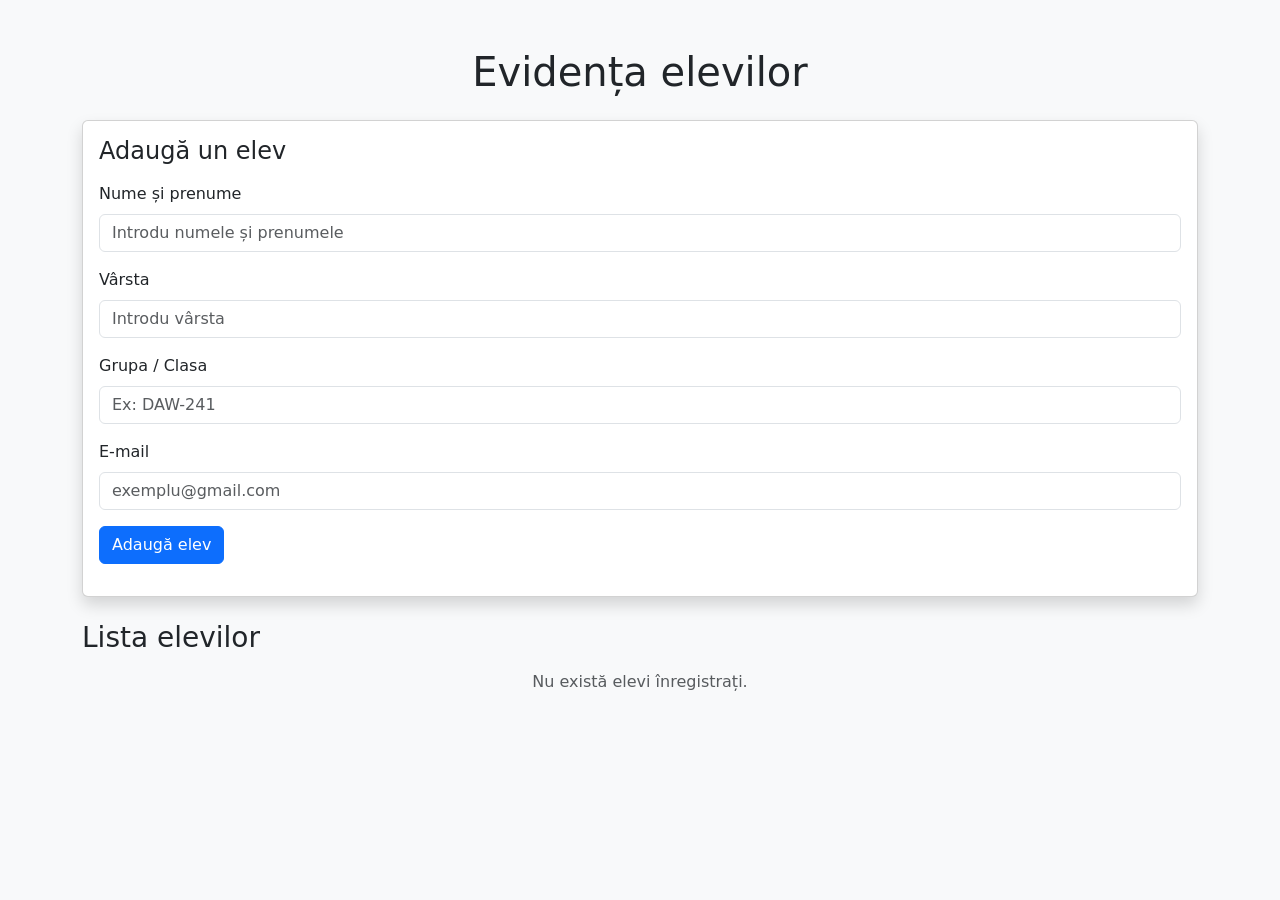
<file: lab 6/index.html>
<!DOCTYPE html>
<html lang="ro">
<head>
    <meta charset="UTF-8">
    <meta name="viewport" content="width=device-width, initial-scale=1.0">
    <title>Evidența elevilor</title>
    <link href="https://cdn.jsdelivr.net/npm/bootstrap@5.3.3/dist/css/bootstrap.min.css"
          rel="stylesheet">
</head>
<body class="bg-light">
    <div class="container py-5">
        <h1 class="text-center mb-4">Evidența elevilor</h1>
        <div class="card shadow mb-4">
            <div class="card-body">
                <h4 class="mb-3">Adaugă un elev</h4>
                <form id="formularElev">
                    <div class="mb-3">
                        <label for="nume" class="form-label">
                            Nume și prenume
                        </label>
                        <input type="text" id="nume" class="form-control"
                               placeholder="Introdu numele și prenumele">
                    </div>
                    <div class="mb-3">
                        <label for="varsta" class="form-label">Vârsta</label>
                        <input type="number" id="varsta" class="form-control"
                               placeholder="Introdu vârsta">
                    </div>
                    <div class="mb-3">
                        <label for="grupa" class="form-label">Grupa / Clasa</label>
                        <input type="text" id="grupa" class="form-control"
                               placeholder="Ex: DAW-241">
                    </div>
                    <div class="mb-3">
                        <label for="email" class="form-label">E-mail</label>
                        <input type="email" id="email" class="form-control"
                               placeholder="exemplu@gmail.com">
                    </div>
                    <button type="submit" class="btn btn-primary">
                        Adaugă elev
                    </button>
                </form>
                <div id="mesaj" class="mt-3"></div>
            </div>
        </div>
        <h3 class="mb-3">Lista elevilor</h3>
        <div id="listaElevi" class="row g-3"></div>
    </div>
    <script src="script.js"></script>
</body>
</html>
</file>
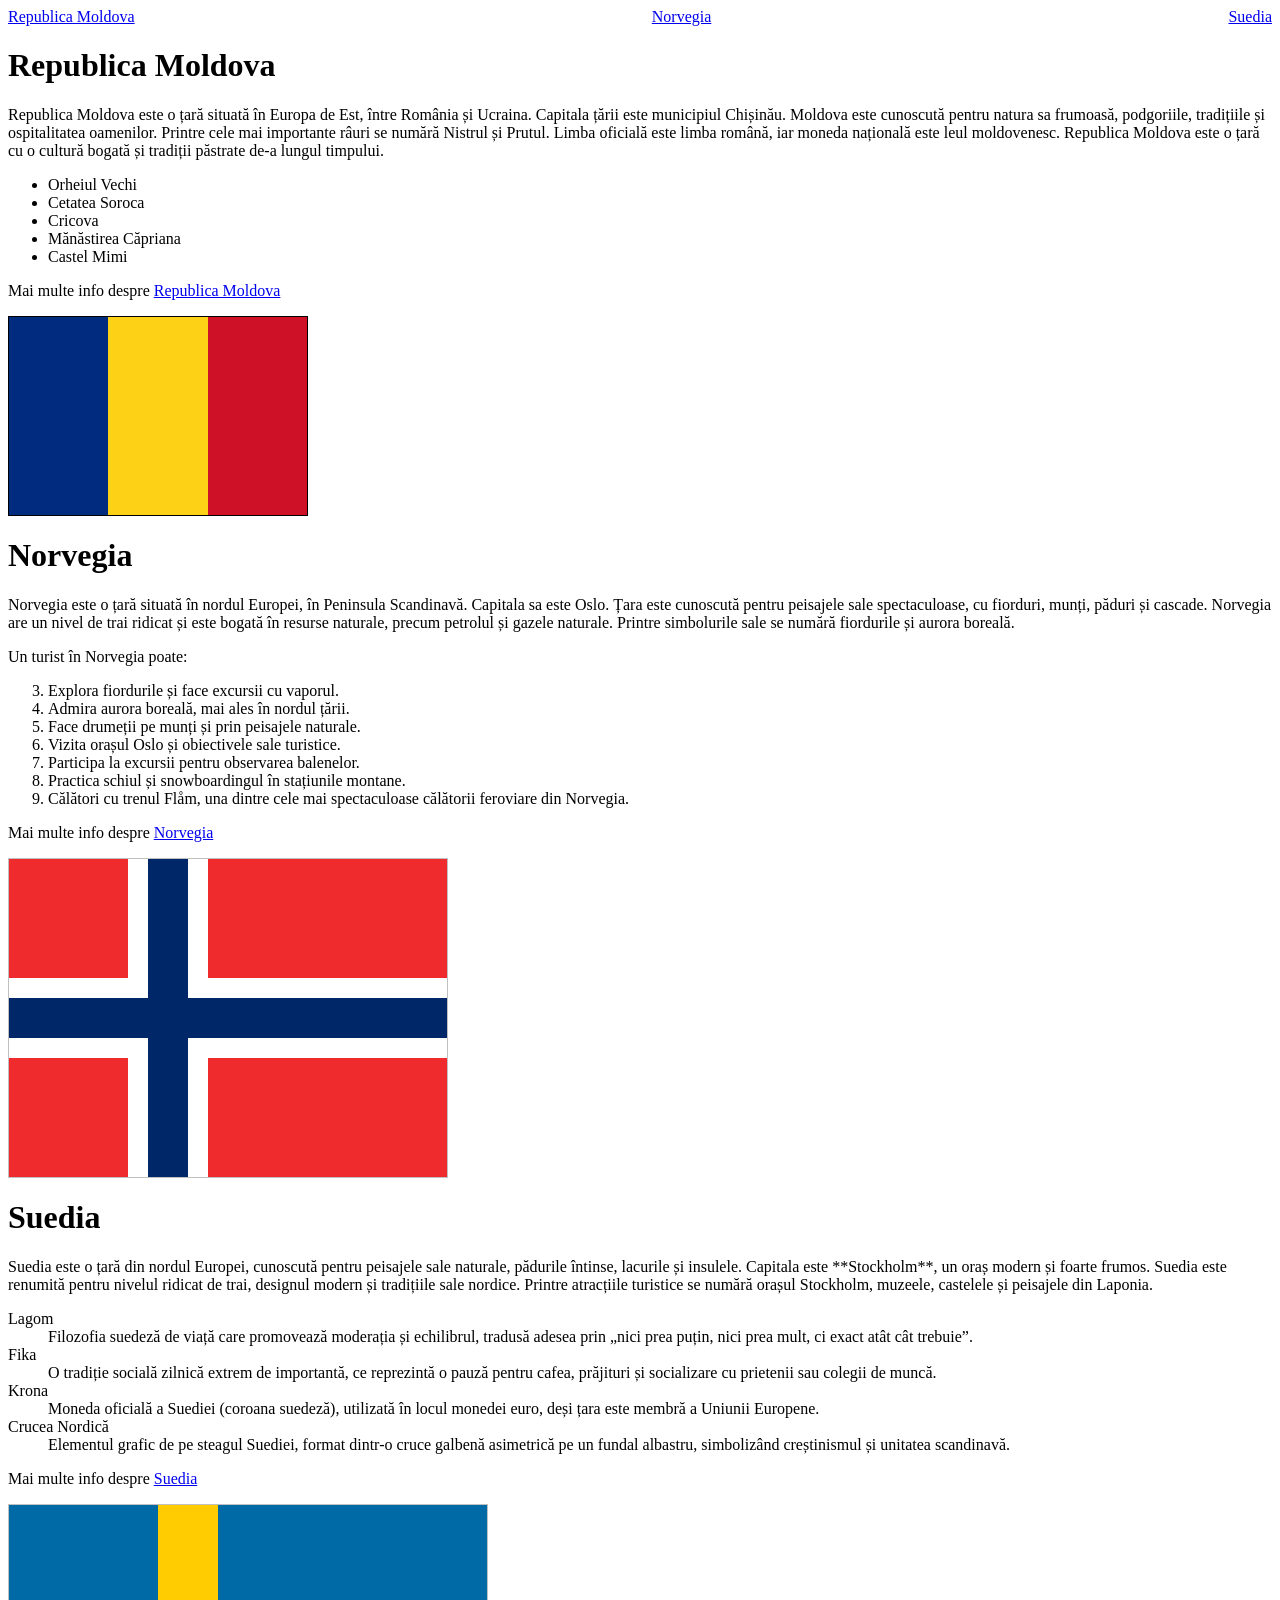
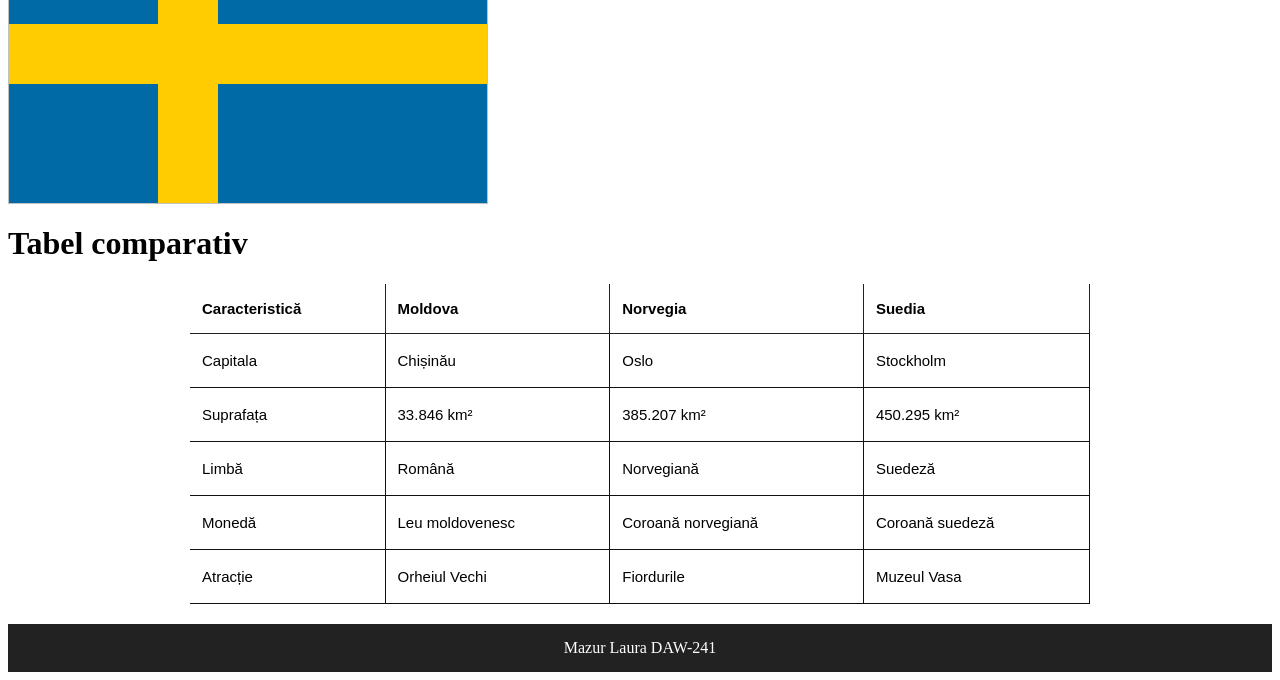
<file: Lab2/index.html>
<!DOCTYPE html>
<html>
    <head>
         <title>Laborator 2</title>
         <link rel="stylesheet" href="file.css">
    </head>
    <body>
        <nav>
        <a href="#md">Republica Moldova</a>
        <a href="#no">Norvegia</a> 
        <a href="#se">Suedia</a>
    </nav>
    <div id="md">
        <h1>Republica Moldova</h1>
        <p>Republica Moldova este o țară situată în Europa de Est, între România și Ucraina. Capitala țării este municipiul Chișinău. Moldova este cunoscută pentru natura sa frumoasă, podgoriile, tradițiile și ospitalitatea oamenilor. Printre cele mai importante râuri se numără Nistrul și Prutul. Limba oficială este limba română, iar moneda națională este leul moldovenesc. Republica Moldova este o țară cu o cultură bogată și tradiții păstrate de-a lungul timpului.</p>
        <ul>
    <li>Orheiul Vechi</li>
    <li>Cetatea Soroca</li>
    <li>Cricova</li>
    <li>Mănăstirea Căpriana</li>
    <li>Castel Mimi</li>
</ul>
<p>Mai multe info despre <a href="https://ro.wikipedia.org/wiki/Republica_Moldova">Republica Moldova</a></p>
<table class="steag-tabel-md">
        <tr>
            <td class="banda-stanga"></td>
            <td class="banda-mijloc"></td>
            <td class="banda-dreapta"></td>
        </tr>
    </table>
    </div>
     <div id="no">
        <h1>Norvegia</h1>
        <p>Norvegia este o țară situată în nordul Europei, în Peninsula Scandinavă. Capitala sa este Oslo. Țara este cunoscută pentru peisajele sale spectaculoase, cu fiorduri, munți, păduri și cascade. Norvegia are un nivel de trai ridicat și este bogată în resurse naturale, precum petrolul și gazele naturale. Printre simbolurile sale se numără fiordurile și aurora boreală.</p>
        <p>Un turist în Norvegia poate:</p>
        <ol start="3">
    <li>Explora fiordurile și face excursii cu vaporul.</li>
    <li>Admira aurora boreală, mai ales în nordul țării.</li>
    <li>Face drumeții pe munți și prin peisajele naturale.</li>
    <li>Vizita orașul Oslo și obiectivele sale turistice.</li>
    <li>Participa la excursii pentru observarea balenelor.</li>
    <li>Practica schiul și snowboardingul în stațiunile montane.</li>
    <li>Călători cu trenul Flåm, una dintre cele mai spectaculoase călătorii feroviare din Norvegia.</li>
</ol>

<p>Mai multe info despre <a href="https://ro.wikipedia.org/wiki/Norvegia">Norvegia</a></p>
 <table class="steag-norvegia">
        <tr class="rand-rosu-sus">
            <td class="rosu"></td>
            <td class="alb"></td>
            <td class="albastru"></td>
            <td class="alb"></td>
            <td class="rosu-lung"></td>
        </tr>
        <tr class="rand-alb-orizontal">
            <td class="alb"></td>
            <td class="alb"></td>
            <td class="albastru"></td>
            <td class="alb"></td>
            <td class="alb"></td>
        </tr>
        <tr class="rand-albastru-orizontal">
            <td class="albastru"></td>
            <td class="albastru"></td>
            <td class="albastru"></td>
            <td class="albastru"></td>
            <td class="albastru"></td>
        </tr>
        <tr class="rand-alb-orizontal">
            <td class="alb"></td>
            <td class="alb"></td>
            <td class="albastru"></td>
            <td class="alb"></td>
            <td class="alb"></td>
        </tr>
        <tr class="rand-rosu-jos">
            <td class="rosu"></td>
            <td class="alb"></td>
            <td class="albastru"></td>
            <td class="alb"></td>
            <td class="rosu-lung"></td>
        </tr>
    </table>
    </div>
     <div id="se">
        <h1>Suedia</h1>
        <p>Suedia este o țară din nordul Europei, cunoscută pentru peisajele sale naturale, pădurile întinse, lacurile și insulele. Capitala este **Stockholm**, un oraș modern și foarte frumos. Suedia este renumită pentru nivelul ridicat de trai, designul modern și tradițiile sale nordice. Printre atracțiile turistice se numără orașul Stockholm, muzeele, castelele și peisajele din Laponia.</p>
        <dl>
        <dt>Lagom</dt>
        <dd>Filozofia suedeză de viață care promovează moderația și echilibrul, tradusă adesea prin „nici prea puțin, nici prea mult, ci exact atât cât trebuie”.</dd>
        <dt>Fika</dt>
        <dd>O tradiție socială zilnică extrem de importantă, ce reprezintă o pauză pentru cafea, prăjituri și socializare cu prietenii sau colegii de muncă.</dd>
        <dt>Krona</dt>
        <dd>Moneda oficială a Suediei (coroana suedeză), utilizată în locul monedei euro, deși țara este membră a Uniunii Europene.</dd>
        <dt>Crucea Nordică</dt>
        <dd>Elementul grafic de pe steagul Suediei, format dintr-o cruce galbenă asimetrică pe un fundal albastru, simbolizând creștinismul și unitatea scandinavă.</dd>
    </dl>
       <p>Mai multe info despre <a href="https://ro.wikipedia.org/wiki/Suedia">Suedia</a></p>
       <table class="steag-suedia">
        <tr class="rand-albastru">
            <td class="albastru-scurt"></td>
            <td class="galben"></td>
            <td class="albastru-lung"></td>
        </tr>
        <tr class="rand-galben">
            <td class="galben"></td>
            <td class="galben"></td>
            <td class="galben"></td>
        </tr>
        <tr class="rand-albastru">
            <td class="albastru-scurt"></td>
            <td class="galben"></td>
            <td class="albastru-lung"></td>
        </tr>
    </table>
     </div>
     <h1>Tabel comparativ</h1>
     <table class="tabel-comparativ">
        <thead>
            <tr>
                <th>Caracteristică</th>
                <th>Moldova</th>
                <th>Norvegia</th>
                <th>Suedia</th>
            </tr>
        </thead>
        <tbody>
            <tr>
                <td>Capitala</td>
                <td>Chișinău</td>
                <td>Oslo</td>
                <td>Stockholm</td>
            </tr>
            <tr>
                <td>Suprafața</td>
                <td>33.846 km²</td>
                <td>385.207 km²</td>
                <td>450.295 km²</td>
            </tr>
            <tr>
                <td>Limbă</td>
                <td>Română</td>
                <td>Norvegiană</td>
                <td>Suedeză</td>
            </tr>
            <tr>
                <td>Monedă</td>
                <td>Leu moldovenesc</td>
                <td>Coroană norvegiană</td>
                <td>Coroană suedeză</td>
            </tr>
            <tr>
                <td>Atracție</td>
                <td>Orheiul Vechi</td>
                <td>Fiordurile</td>
                <td>Muzeul Vasa</td>
            </tr>
        </tbody>
    </table>
<footer>Mazur Laura DAW-241</footer>
    </body>
</html>
</file>
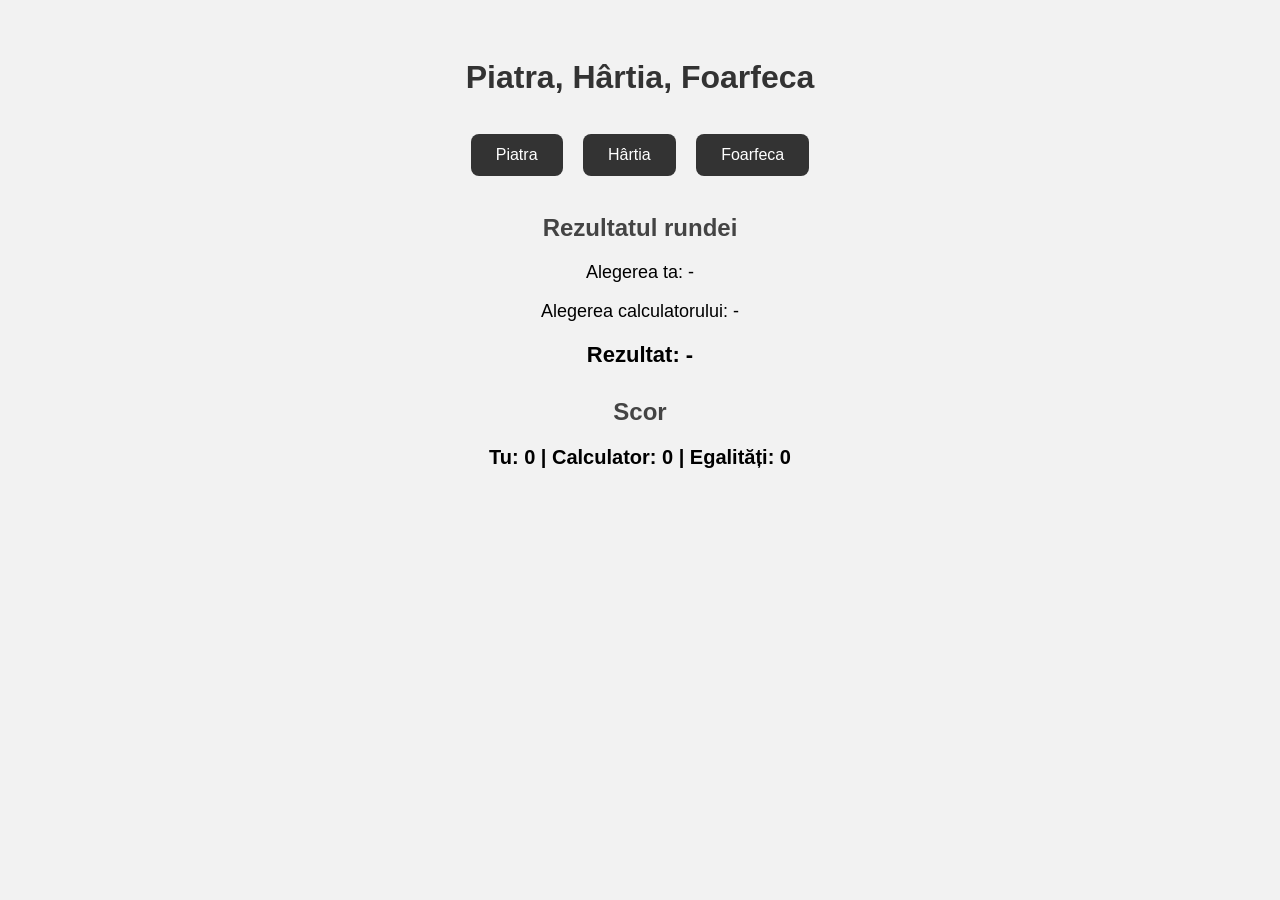
<file: Lab3/index.html>
<!DOCTYPE html>
<html lang="ro">
<head>
    <meta charset="UTF-8">
    <title>Joc piatră foarfecă hârtie</title>
    <link rel="stylesheet" href="style.css">
</head>
<body>

    <h1>Piatra, Hârtia, Foarfeca</h1>

    <button id="rock">Piatra</button>
    <button id="paper">Hârtia</button>
    <button id="scissors">Foarfeca</button>

    <h2>Rezultatul rundei</h2>

    <p id="playerChoice">Alegerea ta: -</p>
    <p id="computerChoice">Alegerea calculatorului: -</p>
    <p id="result">Rezultat: -</p>

    <h2>Scor</h2>

    <p id="score">Tu: 0 | Calculator: 0 | Egalități: 0</p>

    <script src="script.js"></script>

</body>
</html>
</file>
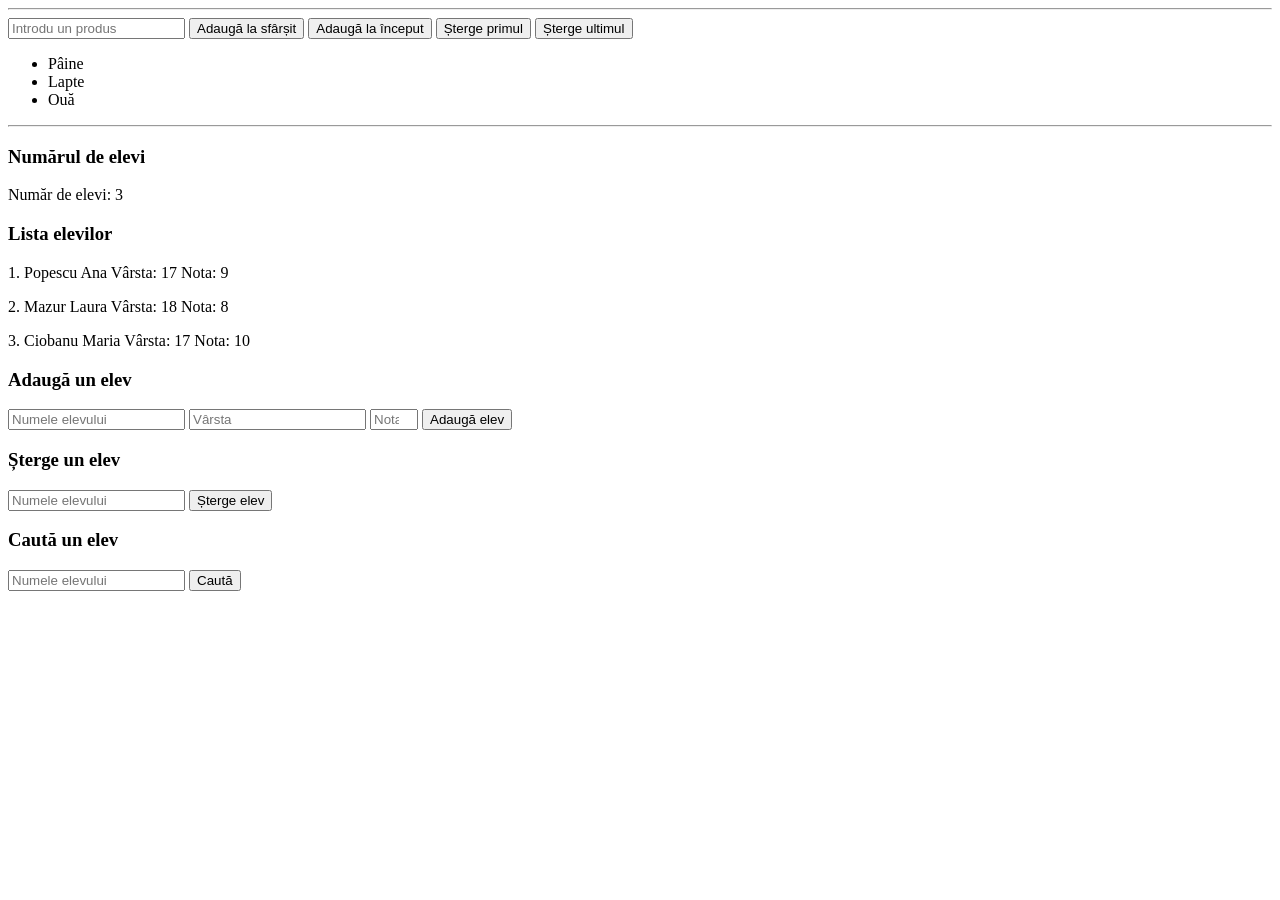
<file: Lab4/index.html>
<!DOCTYPE html>
<html lang="ro">
<head>
    <meta charset="UTF-8">
    <title>Laboratorul 4 </title>
</head>
<body>


    <hr>

    <input type="text" id="produs" placeholder="Introdu un produs">

    <button onclick="adaugaSfarsit()">Adaugă la sfârșit</button>
    <button onclick="adaugaInceput()">Adaugă la început</button>
    <button onclick="stergePrimul()">Șterge primul</button>
    <button onclick="stergeUltimul()">Șterge ultimul</button>

    <ul id="listaProduse"></ul>

    <hr>


    <h3>Numărul de elevi</h3>
    <p id="numarElevi"></p>

    <h3>Lista elevilor</h3>
    <div id="catalog"></div>

    <h3>Adaugă un elev</h3>

    <input type="text" id="nume" placeholder="Numele elevului">
    <input type="number" id="varsta" placeholder="Vârsta">
    <input type="number" id="nota" placeholder="Nota" min="1" max="10">

    <button onclick="adaugaElev()">Adaugă elev</button>
    <p id="mesajAdaugare"></p>

    <h3>Șterge un elev</h3>

    <input type="text" id="numeStergere" placeholder="Numele elevului">
    <button onclick="stergeElev()">Șterge elev</button>
    <p id="mesajStergere"></p>

    <h3>Caută un elev</h3>

    <input type="text" id="numeCautare" placeholder="Numele elevului">
    <button onclick="cautaElev()">Caută</button>
    <p id="rezultatCautare"></p>

    <script src="script.js"></script>

</body>
</html>
</file>
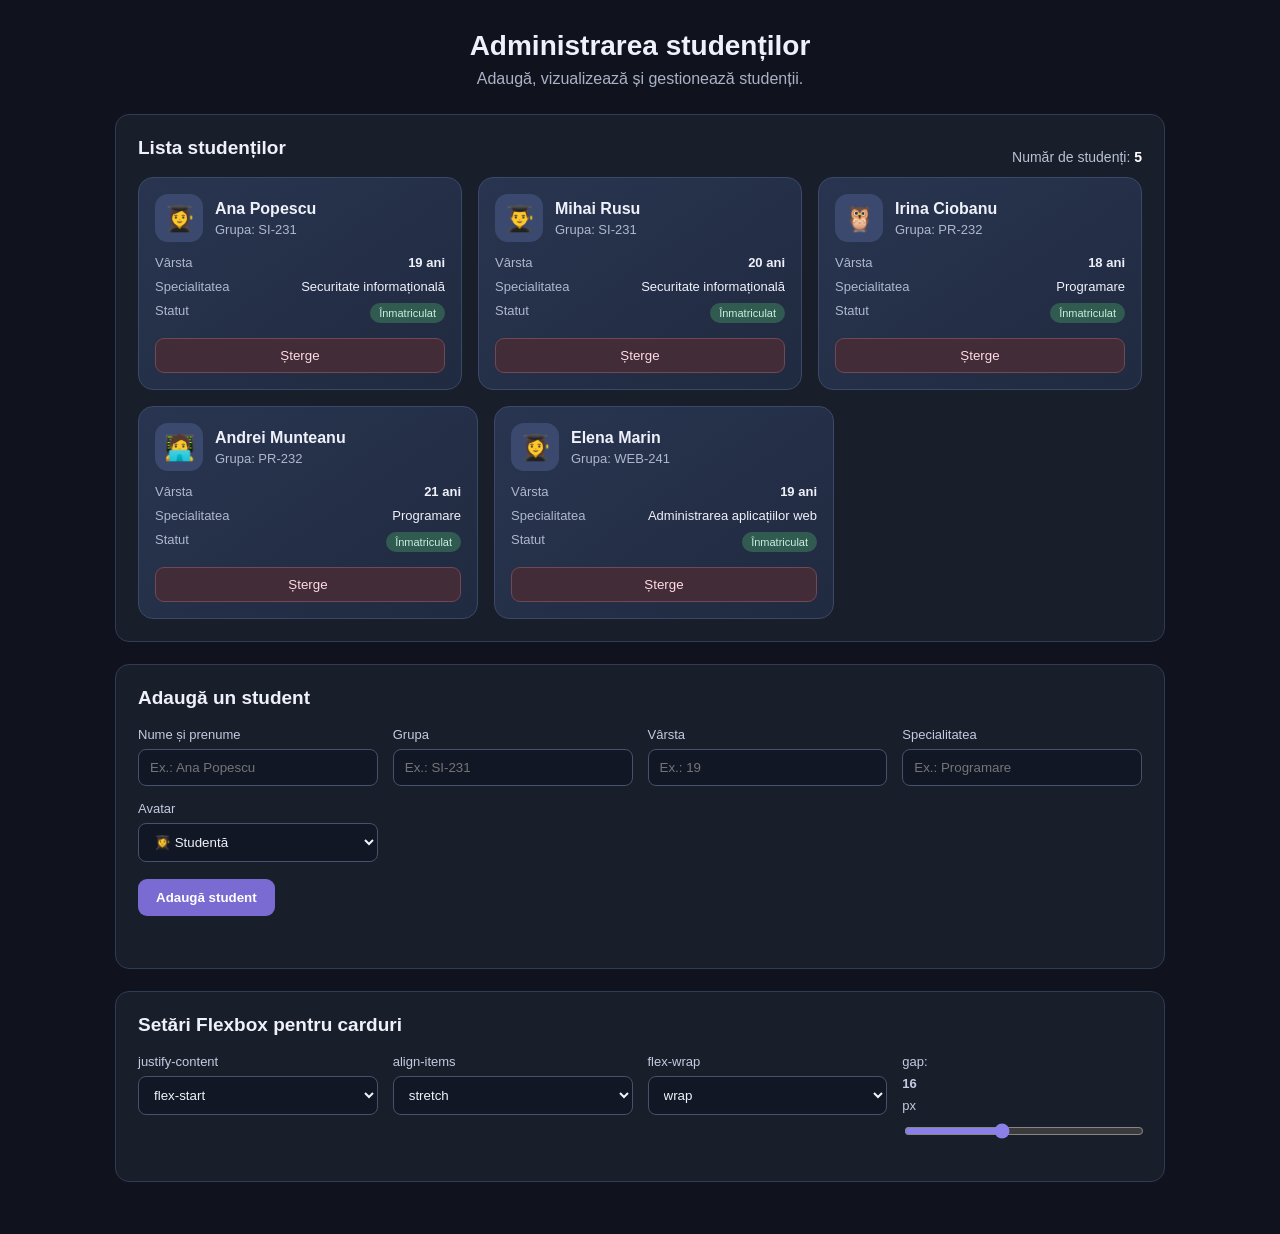
<file: Lab5/index.html>
<!DOCTYPE html>
<html lang="ro">
<head>
    <meta charset="UTF-8">
    <meta name="viewport" content="width=device-width, initial-scale=1.0">
    <title>Administrare studenți</title>
    <link rel="stylesheet" href="style.css">
</head>
<body>

<main class="container">
    <h1>Administrarea studenților</h1>
    <p class="subtitle">Adaugă, vizualizează și gestionează studenții.</p>

    <section class="panel">
        <div class="section-heading">
            <h2>Lista studenților</h2>
            <span class="counter">
                Număr de studenți:
                <strong id="studentCount">0</strong>
            </span>
        </div>

        <div id="studentList" class="student-list"></div>
    </section>

    <section class="panel">
        <h2>Adaugă un student</h2>

        <form id="studentForm">
            <div class="form-grid">

                <label>Nume și prenume
                    <input type="text" id="name"
                    placeholder="Ex.: Ana Popescu" required>
                </label>

                <label>Grupa
                    <input type="text" id="group"
                    placeholder="Ex.: SI-231" required>
                </label>

                <label>Vârsta
                    <input type="number" id="age"
                    min="14" max="100" step="1"
                    placeholder="Ex.: 19" required>
                </label>

                <label>Specialitatea
                    <input type="text" id="specialty"
                    placeholder="Ex.: Programare" required>
                </label>

                <label>Avatar
                    <select id="avatar" required>
                        <option value="👩‍🎓">👩‍🎓 Studentă</option>
                        <option value="👨‍🎓">👨‍🎓 Student</option>
                        <option value="🧑‍💻">🧑‍💻 Programator</option>
                        <option value="🦉">🦉 Bufniță</option>
                        <option value="🐱">🐱 Pisică</option>
                    </select>
                </label>

            </div>

            <button class="primary-button" type="submit">
                Adaugă student
            </button>

            <p id="formMessage" class="form-message"></p>
        </form>
    </section>

    <section class="panel">
        <h2>Setări Flexbox pentru carduri</h2>

        <div class="controls">

            <label>justify-content
                <select id="justifyControl">
                    <option value="flex-start">flex-start</option>
                    <option value="center">center</option>
                    <option value="flex-end">flex-end</option>
                    <option value="space-between">space-between</option>
                    <option value="space-around">space-around</option>
                    <option value="space-evenly">space-evenly</option>
                </select>
            </label>

            <label>align-items
                <select id="alignControl">
                    <option value="stretch">stretch</option>
                    <option value="flex-start">flex-start</option>
                    <option value="center">center</option>
                    <option value="flex-end">flex-end</option>
                    <option value="baseline">baseline</option>
                </select>
            </label>

            <label>flex-wrap
                <select id="wrapControl">
                    <option value="wrap">wrap</option>
                    <option value="nowrap">nowrap</option>
                </select>
            </label>

            <label>gap: <strong id="gapValue">16</strong> px
                <input type="range" id="gapControl"
                min="0" max="40" value="16">
            </label>

        </div>

       
    </section>

</main>

<script src="script.js"></script>
</body>
</html>
</file>
<file: Lab2/file.css>
nav {
  display: flex;
  justify-content: space-between;
  align-items: center;
}
.steag-tabel-md {
    width: 300px;
    height: 200px;
    border-collapse: collapse;
    border: 1px solid #000000;  
}
.steag-tabel-md td {
    width: 33.33%;
}
.banda-stanga {
    background-color: #002B7F; 
}
.banda-mijloc {
    background-color: #FCD116;
}
.banda-dreapta {
    background-color: #CE1126; 
}


.steag-norvegia {
    width: 440px;
    height: 320px;
    border-collapse: collapse;
    border: 1px solid #c0c0c0;
}

.rand-rosu-sus, 
.rand-rosu-jos {
    height: 37.5%; 
}

.rand-alb-orizontal {
    height: 6.25%; 
}

.rand-albastru-orizontal {
    height: 12.5%; 
}

.steag-norvegia td:nth-child(1) { width: 27.27%; } 
.steag-norvegia td:nth-child(2) { width: 4.55%; } 
.steag-norvegia td:nth-child(3) { width: 9.09%; }  
.steag-norvegia td:nth-child(4) { width: 4.55%; } 
.steag-norvegia td:nth-child(5) { width: 54.54%; } 

.rosu, .rosu-lung {
    background-color: #EF2B2D; 
}

.alb {
    background-color: #FFFFFF; 
}

.albastru {
    background-color: #002868; 
}


.steag-suedia {
    width: 480px;
    height: 300px;
    border-collapse: collapse; 
    border: 1px solid #c0c0c0;
}

.rand-albastru {
    height: 40%;
}

.rand-galben {
    height: 20%; 
}

.albastru-scurt { 
    width: 31.25%; 
}

.steag-suedia td:nth-child(2) { 
    width: 12.5%;  
}

.albastru-lung { 
    width: 56.25%; 
}

.albastru-scurt, .albastru-lung {
    background-color: #006AA7; 
}

.galben {
    background-color: #FECC00; 
}

 .tabel-comparativ {
        width: 100%;
        max-width: 900px;
        border-collapse: collapse;
        font-family:Arial;
        font-size: 15px;
        background-color:#ffffff;
        color:#000000;
        margin: 20px auto;
    }

    .tabel-comparativ th {
        font-weight: 600;
        text-align: left;
        padding: 16px 12px;
        color:#000;
        border-bottom: 1px solid #222222;
        border-right: 1px solid #222222;
    }

    .tabel-comparativ td {
        padding: 18px 12px;
        text-align: left;
        color: #000;
        border-bottom: 1px solid #111111;
         border-right: 1px solid #111;
    }
footer{
    background-color: #222222;
    color:#ffffff;
     text-align: center;
      padding: 15px 30px;
}
</file>
<file: Lab3/style.css>
body {
    font-family: Arial, sans-serif;
    text-align: center;
    background-color: #f2f2f2;
    padding: 30px;
}

h1 {
    color: #333;
    margin-bottom: 30px;
}

button {
    padding: 12px 25px;
    margin: 8px;
    border: none;
    border-radius: 8px;
    background-color: #333;
    color: white;
    font-size: 16px;
    cursor: pointer;
}

button:hover {
    background-color: #555;
}

h2 {
    margin-top: 30px;
    color: #444;
}

p {
    font-size: 18px;
}

#result {
    font-size: 22px;
    font-weight: bold;
    margin: 20px;
}

#score {
    font-weight: bold;
    font-size: 20px;
}
</file>
<file: Lab5/style.css>
* {
    box-sizing: border-box;
}

body {
    margin: 0;
    padding: 30px 16px;
    font-family: Arial, sans-serif;
    color: #eef1fa;
    background: #10131d;
}

.container {
    max-width: 1050px;
    margin: 0 auto;
}

h1, h2, p {
    margin-top: 0;
}

h1 {
    margin-bottom: 8px;
    text-align: center;
    font-size: 28px;
}

.subtitle {
    margin-bottom: 26px;
    text-align: center;
    color: #aab2c7;
}

.panel {
    margin-bottom: 22px;
    padding: 22px;
    border: 1px solid #303b55;
    border-radius: 14px;
    background: #191e2b;
}

.section-heading {
    display: flex;
    align-items: center;
    justify-content: space-between;
    gap: 12px;
    flex-wrap: wrap;
}

h2 {
    margin-bottom: 18px;
    font-size: 19px;
}

.counter {
    color: #b8c1d5;
    font-size: 14px;
}

.counter strong {
    color: white;
}

.student-list {
    display: flex;
    flex-direction: row;
    flex-wrap: wrap;
    justify-content: flex-start;
    align-items: stretch;
    gap: 16px;
}

.student-card {
    flex: 1 1 270px;
    max-width: 340px;
    min-width: 235px;
    padding: 16px;
    border: 1px solid #3b4968;
    border-radius: 15px;
    background: linear-gradient(145deg, #293550, #202a40);
}

.card-header {
    display: flex;
    align-items: center;
    gap: 12px;
    margin-bottom: 13px;
}

.avatar {
    display: flex;
    width: 48px;
    height: 48px;
    flex-shrink: 0;
    align-items: center;
    justify-content: center;
    border-radius: 13px;
    background: #3a496d;
    font-size: 25px;
}

.student-name {
    margin: 0 0 4px;
    font-size: 16px;
}

.group {
    margin: 0;
    color: #aeb8ce;
    font-size: 13px;
}

.details {
    display: grid;
    grid-template-columns: 1fr auto;
    gap: 9px 12px;
    margin-bottom: 15px;
    font-size: 13px;
}

.detail-label {
    color: #aeb8ce;
}

.detail-value {
    text-align: right;
    color: #eef1fa;
}

.status {
    display: inline-block;
    padding: 4px 9px;
    border-radius: 20px;
    background: #315b50;
    color: #c8f0df;
    font-size: 11px;
}

.delete-button {
    width: 100%;
    padding: 9px;
    border: 1px solid #754653;
    border-radius: 9px;
    background: #422c38;
    color: #ffdce4;
    cursor: pointer;
}

.delete-button:hover {
    background: #633846;
}

.empty-message {
    width: 100%;
    padding: 28px;
    border: 1px dashed #53617d;
    border-radius: 12px;
    color: #c0c9dc;
    text-align: center;
}



.form-grid, .controls {
    display: grid;
    grid-template-columns: repeat(auto-fit, minmax(190px, 1fr));
    gap: 15px;
    margin-bottom: 17px;
}

label {
    display: flex;
    flex-direction: column;
    gap: 7px;
    color: #c3cbe0;
    font-size: 13px;
}

input, select {
    width: 100%;
    padding: 10px 11px;
    border: 1px solid #46516b;
    border-radius: 8px;
    outline: none;
    background: #111725;
    color: #f1f3fa;
}

input:focus, select:focus {
    border-color: #8b80e8;
}

input[type="range"] {
    padding: 0;
    accent-color: #8b80e8;
}

.primary-button {
    padding: 11px 18px;
    border: 0;
    border-radius: 9px;
    background: #796bd1;
    color: white;
    font-weight: bold;
    cursor: pointer;
}

.primary-button:hover {
    background: #6557bd;
}

.form-message {
    min-height: 18px;
    margin: 12px 0 0;
    color: #9ee0bd;
    font-size: 13px;
}

.hint {
    margin: 0;
    color: #9faac1;
    font-size: 13px;
}

@media (max-width: 560px) {
    body {
        padding: 20px 10px;
    }

    .panel {
        padding: 16px;
    }

    .student-card {
        max-width: none;
        min-width: 100%;
    }
}
</file>
